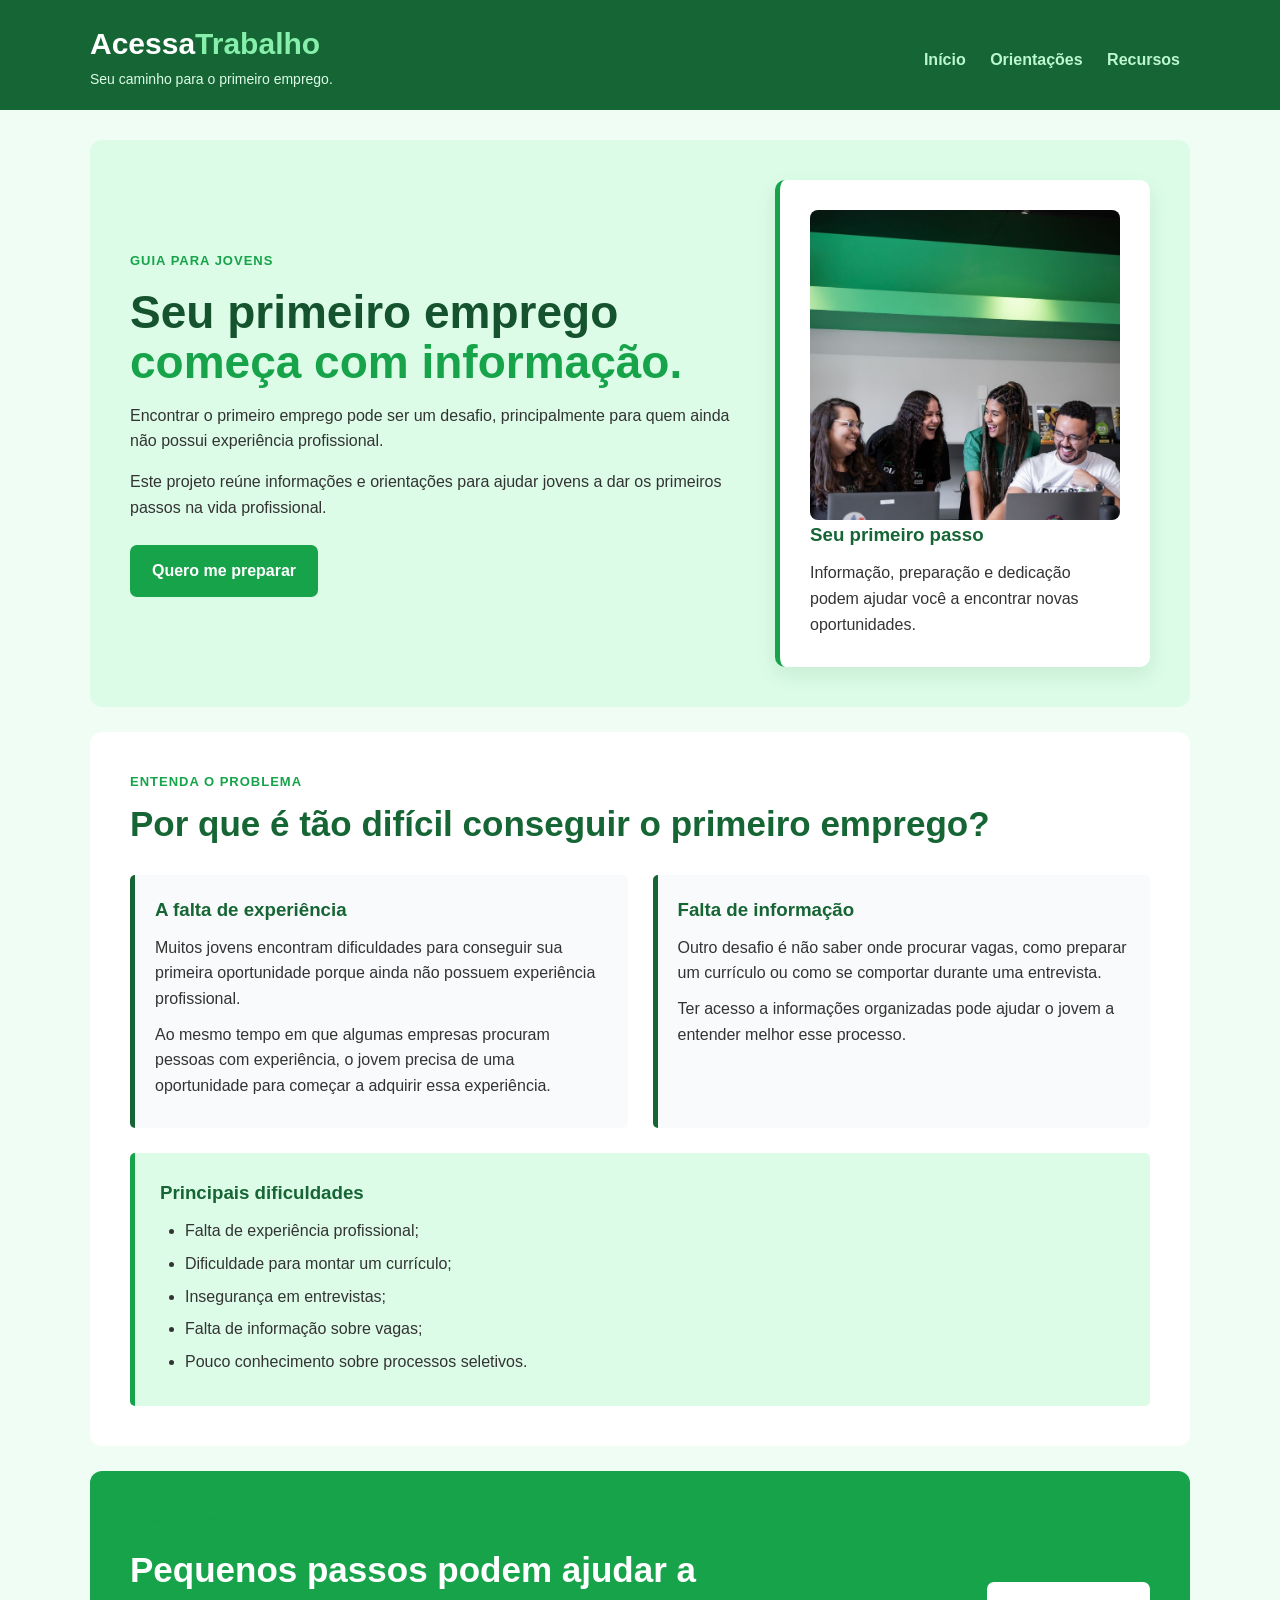
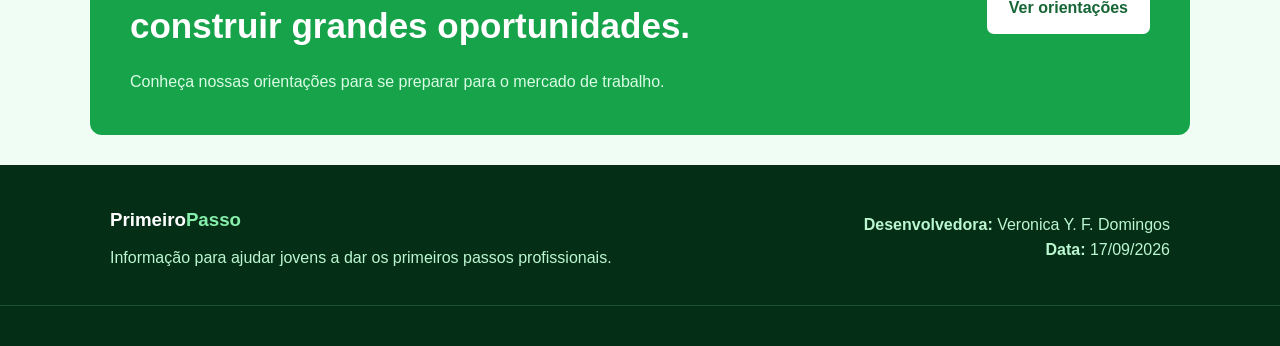
<file: index.html>
<!DOCTYPE html>
<html lang="pt-BR">

<head>
    <meta charset="UTF-8">
    <meta name="viewport" content="width=device-width, initial-scale=1.0">

    <title>Primeiro Passo | Primeiro Emprego</title>

    <link rel="stylesheet" href="style.css">
</head>

<body>

    <!-- CABEÇALHO -->

    <header>

        <div class="container topo">

            <div class="logo">
                <h1>Acessa<span>Trabalho</span></h1>
                <p>Seu caminho para o primeiro emprego.</p>
            </div>

            <nav>
                <a href="index.html">Início</a>
                <a href="orientacoes.html">Orientações</a>
                <a href="recursos.html">Recursos</a>
            </nav>

        </div>

    </header>


    <main>

        <!-- INÍCIO -->

        <section class="inicio">

            <div class="container">

                <div class="inicio-texto">

                    <p class="subtitulo">GUIA PARA JOVENS</p>

                    <h2>
                        Seu primeiro emprego
                        <span>começa com informação.</span>
                    </h2>

                    <p>
                        Encontrar o primeiro emprego pode ser um desafio,
                        principalmente para quem ainda não possui experiência
                        profissional.
                    </p>

                    <p>
                        Este projeto reúne informações e orientações para
                        ajudar jovens a dar os primeiros passos na vida
                        profissional.
                    </p>

                    <a href="orientacoes.html" class="botao">
                        Quero me preparar
                    </a>

                </div>


                <div class="inicio-destaque">

                    <img
                       src="imagensjovem-emprego.jpg.jpg"
                       alt="Jovem se preparando para conseguir o primeiro emprego"
                     >

                    <h3>Seu primeiro passo</h3>

                 <p>
                 Informação, preparação e dedicação podem ajudar
                    você a encontrar novas oportunidades.
                 </p>

                </div>


            </div>

        </section>


        <!-- PROBLEMA -->

        <section>

            <div class="titulo-secao">

                <p class="subtitulo">ENTENDA O PROBLEMA</p>

                <h2>
                    Por que é tão difícil conseguir o primeiro emprego?
                </h2>

            </div>


            <div class="container problema-conteudo">

                <article>

                    <h3>A falta de experiência</h3>

                    <p>
                        Muitos jovens encontram dificuldades para conseguir
                        sua primeira oportunidade porque ainda não possuem
                        experiência profissional.
                    </p>

                    <p>
                        Ao mesmo tempo em que algumas empresas procuram
                        pessoas com experiência, o jovem precisa de uma
                        oportunidade para começar a adquirir essa experiência.
                    </p>

                </article>


                <article>

                    <h3>Falta de informação</h3>

                    <p>
                        Outro desafio é não saber onde procurar vagas,
                        como preparar um currículo ou como se comportar
                        durante uma entrevista.
                    </p>

                    <p>
                        Ter acesso a informações organizadas pode ajudar
                        o jovem a entender melhor esse processo.
                    </p>

                </article>

            </div>


            <aside>

                <h3>Principais dificuldades</h3>

                <ul>
                    <li>Falta de experiência profissional;</li>
                    <li>Dificuldade para montar um currículo;</li>
                    <li>Insegurança em entrevistas;</li>
                    <li>Falta de informação sobre vagas;</li>
                    <li>Pouco conhecimento sobre processos seletivos.</li>
                </ul>

            </aside>

        </section>


        <!-- CHAMADA -->

        <section class="final">

            <div>

                <p class="subtitulo">COMECE AGORA</p>

                <h2>
                    Pequenos passos podem ajudar a construir
                    grandes oportunidades.
                </h2>

                <p>
                    Conheça nossas orientações para se preparar
                    para o mercado de trabalho.
                </p>

            </div>

            <a href="orientacoes.html" class="botao botao-claro">
                Ver orientações
            </a>

        </section>

    </main>


    <!-- RODAPÉ -->

    <footer>

        <div class="container rodape">

            <div>
                <h3>Primeiro<span>Passo</span></h3>

                <p>
                    Informação para ajudar jovens a dar os primeiros
                    passos profissionais.
                </p>
            </div>


            <div class="informacoes">

                <p>
                    <strong>Desenvolvedora:</strong>
                    Veronica Y. F. Domingos
                </p>

                <p>
                    <strong>Data:</strong>
                    17/09/2026
                </p>

            </div>

        </div>


        <div class="copyright">

            <p>
                
            </p>

        </div>

    </footer>

</body>

</html>
</file>
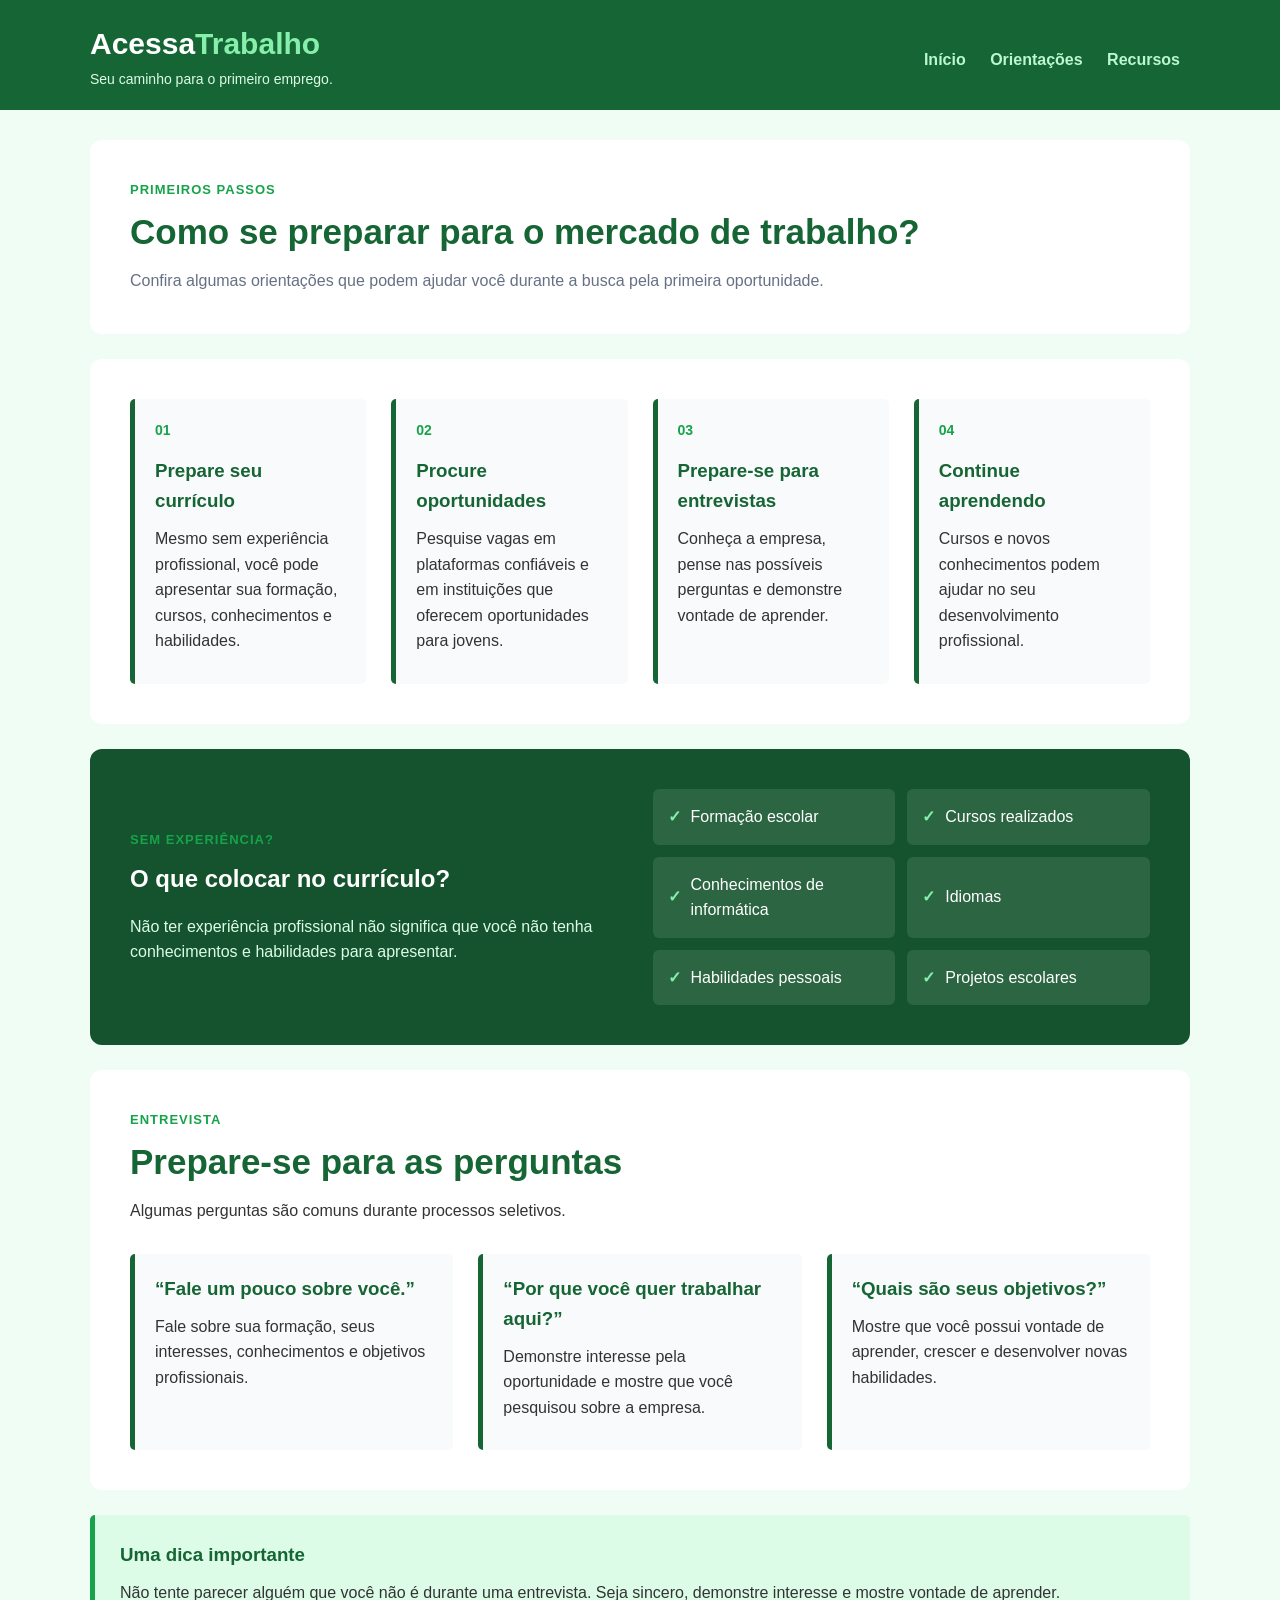
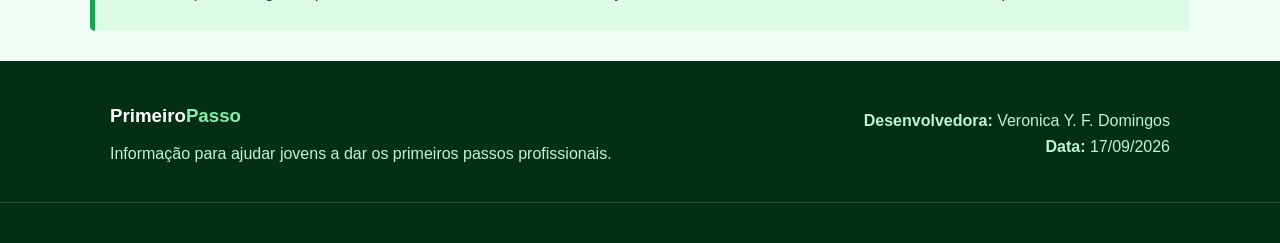
<file: orientacoes.html>
<!DOCTYPE html>
<html lang="pt-BR">

<head>
    <meta charset="UTF-8">
    <meta name="viewport" content="width=device-width, initial-scale=1.0">

    <title>Orientações | Primeiro Passo</title>

    <link rel="stylesheet" href="style.css">
</head>

<body>

    <!-- CABEÇALHO -->

    <header>

        <div class="container topo">

            <div class="logo">
                <h1>Acessa<span>Trabalho</span></h1>
                <p>Seu caminho para o primeiro emprego.</p>
            </div>

            <nav>
                <a href="index.html">Início</a>
                <a href="orientacoes.html">Orientações</a>
                <a href="recursos.html">Recursos</a>
            </nav>

        </div>

    </header>


    <main>

        <!-- TÍTULO -->

        <section class="pagina-topo">

            <p class="subtitulo">PRIMEIROS PASSOS</p>

            <h2>
                Como se preparar para o mercado de trabalho?
            </h2>

            <p>
                Confira algumas orientações que podem ajudar você
                durante a busca pela primeira oportunidade.
            </p>

        </section>


        <!-- DICAS -->

        <section>

            <div class="container cards">

                <article class="card">

                    <div class="numero">01</div>

                    <h3>Prepare seu currículo</h3>

                    <p>
                        Mesmo sem experiência profissional, você pode
                        apresentar sua formação, cursos, conhecimentos
                        e habilidades.
                    </p>

                </article>


                <article class="card">

                    <div class="numero">02</div>

                    <h3>Procure oportunidades</h3>

                    <p>
                        Pesquise vagas em plataformas confiáveis e em
                        instituições que oferecem oportunidades para jovens.
                    </p>

                </article>


                <article class="card">

                    <div class="numero">03</div>

                    <h3>Prepare-se para entrevistas</h3>

                    <p>
                        Conheça a empresa, pense nas possíveis perguntas
                        e demonstre vontade de aprender.
                    </p>

                </article>


                <article class="card">

                    <div class="numero">04</div>

                    <h3>Continue aprendendo</h3>

                    <p>
                        Cursos e novos conhecimentos podem ajudar no seu
                        desenvolvimento profissional.
                    </p>

                </article>

            </div>

        </section>


        <!-- CURRÍCULO -->

        <section class="curriculo">

            <div class="container">

                <div class="curriculo-texto">

                    <p class="subtitulo">SEM EXPERIÊNCIA?</p>

                    <h2>
                        O que colocar no currículo?
                    </h2>

                    <p>
                        Não ter experiência profissional não significa
                        que você não tenha conhecimentos e habilidades
                        para apresentar.
                    </p>

                </div>


                <div class="lista-curriculo">

                    <div class="item">
                        <span>✓</span>
                        <p>Formação escolar</p>
                    </div>

                    <div class="item">
                        <span>✓</span>
                        <p>Cursos realizados</p>
                    </div>

                    <div class="item">
                        <span>✓</span>
                        <p>Conhecimentos de informática</p>
                    </div>

                    <div class="item">
                        <span>✓</span>
                        <p>Idiomas</p>
                    </div>

                    <div class="item">
                        <span>✓</span>
                        <p>Habilidades pessoais</p>
                    </div>

                    <div class="item">
                        <span>✓</span>
                        <p>Projetos escolares</p>
                    </div>

                </div>

            </div>

        </section>


        <!-- ENTREVISTA -->

        <section>

            <div class="titulo-secao">

                <p class="subtitulo">ENTREVISTA</p>

                <h2>
                    Prepare-se para as perguntas
                </h2>

                <p>
                    Algumas perguntas são comuns durante processos seletivos.
                </p>

            </div>


            <div class="container perguntas">

                <article>

                    <h3>“Fale um pouco sobre você.”</h3>

                    <p>
                        Fale sobre sua formação, seus interesses,
                        conhecimentos e objetivos profissionais.
                    </p>

                </article>


                <article>

                    <h3>“Por que você quer trabalhar aqui?”</h3>

                    <p>
                        Demonstre interesse pela oportunidade e mostre
                        que você pesquisou sobre a empresa.
                    </p>

                </article>


                <article>

                    <h3>“Quais são seus objetivos?”</h3>

                    <p>
                        Mostre que você possui vontade de aprender,
                        crescer e desenvolver novas habilidades.
                    </p>

                </article>

            </div>

        </section>


        <!-- DICA -->

        <aside>

            <h3>Uma dica importante</h3>

            <p>
                Não tente parecer alguém que você não é durante uma
                entrevista. Seja sincero, demonstre interesse e
                mostre vontade de aprender.
            </p>

        </aside>

    </main>


    <!-- RODAPÉ -->

    <footer>

        <div class="container rodape">

            <div>
                <h3>Primeiro<span>Passo</span></h3>

                <p>
                    Informação para ajudar jovens a dar os primeiros
                    passos profissionais.
                </p>
            </div>


            <div class="informacoes">

                <p>
                    <strong>Desenvolvedora:</strong>
                    Veronica Y. F. Domingos
                </p>

                <p>
                    <strong>Data:</strong>
                    17/09/2026
                </p>

            </div>

        </div>


        <div class="copyright">

            <p>
                
            </p>

        </div>

    </footer>

</body>

</html>
</file>
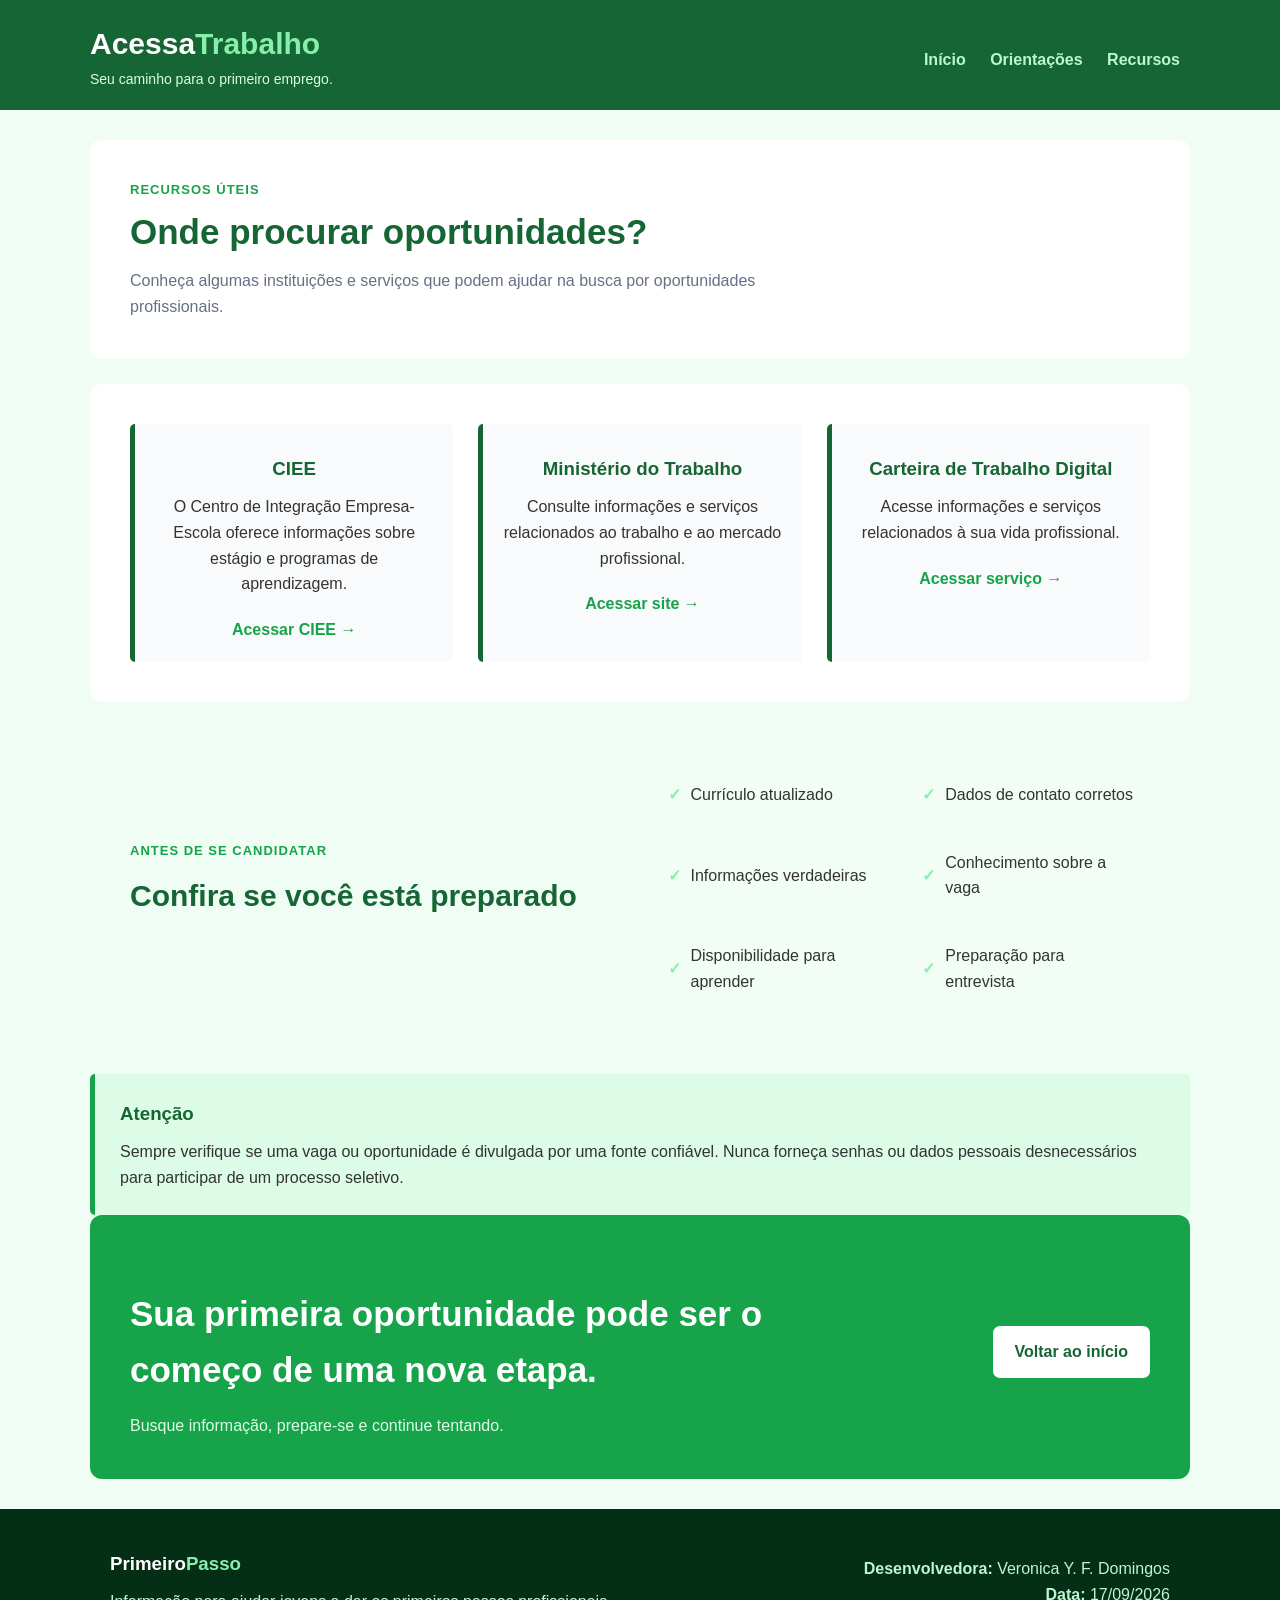
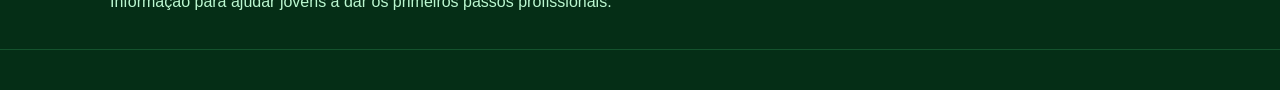
<file: recursos.html>
<!DOCTYPE html>
<html lang="pt-BR">

<head>
    <meta charset="UTF-8">
    <meta name="viewport" content="width=device-width, initial-scale=1.0">

    <title>Recursos | Primeiro Passo</title>

    <link rel="stylesheet" href="style.css">
</head>

<body>

    <!-- CABEÇALHO -->

    <header>

        <div class="container topo">

            <div class="logo">
                <h1>Acessa<span>Trabalho</span></h1>
                <p>Seu caminho para o primeiro emprego.</p>
            </div>

            <nav>
                <a href="index.html">Início</a>
                <a href="orientacoes.html">Orientações</a>
                <a href="recursos.html">Recursos</a>
            </nav>

        </div>

    </header>


    <main>

        <!-- TÍTULO -->

        <section class="pagina-topo">

            <p class="subtitulo">RECURSOS ÚTEIS</p>

            <h2>
                Onde procurar oportunidades?
            </h2>

            <p>
                Conheça algumas instituições e serviços que podem
                ajudar na busca por oportunidades profissionais.
            </p>

        </section>


        <!-- RECURSOS -->

        <section>

            <div class="container recursos-lista">


                <article class="recurso">

                    <div class="icone-recurso">
                        
                    </div>

                    <h3>CIEE</h3>

                    <p>
                        O Centro de Integração Empresa-Escola oferece
                        informações sobre estágio e programas de aprendizagem.
                    </p>

                    <a
                        href="https://portal.ciee.org.br/"
                        target="_blank"
                    >
                        Acessar CIEE →
                    </a>

                </article>


                <article class="recurso">

                    <div class="icone-recurso">
                        
                    </div>

                    <h3>Ministério do Trabalho</h3>

                    <p>
                        Consulte informações e serviços relacionados
                        ao trabalho e ao mercado profissional.
                    </p>

                    <a
                        href="https://www.gov.br/trabalho-e-emprego/pt-br"
                        target="_blank"
                    >
                        Acessar site →
                    </a>

                </article>


                <article class="recurso">

                    <div class="icone-recurso">
                        
                    </div>

                    <h3>Carteira de Trabalho Digital</h3>

                    <p>
                        Acesse informações e serviços relacionados
                        à sua vida profissional.
                    </p>

                    <a
                        href="https://www.gov.br/pt-br/temas/carteira-de-trabalho"
                        target="_blank"
                    >
                        Acessar serviço →
                    </a>

                </article>


            </div>

        </section>


        <!-- CHECKLIST -->

        <section class="checklist">

            <div class="container">

                <div class="checklist-texto">

                    <p class="subtitulo">ANTES DE SE CANDIDATAR</p>

                    <h2>
                        Confira se você está preparado
                    </h2>

                </div>


                <div class="lista-curriculo">

                    <div class="item">
                        <span>✓</span>
                        <p>Currículo atualizado</p>
                    </div>

                    <div class="item">
                        <span>✓</span>
                        <p>Dados de contato corretos</p>
                    </div>

                    <div class="item">
                        <span>✓</span>
                        <p>Informações verdadeiras</p>
                    </div>

                    <div class="item">
                        <span>✓</span>
                        <p>Conhecimento sobre a vaga</p>
                    </div>

                    <div class="item">
                        <span>✓</span>
                        <p>Disponibilidade para aprender</p>
                    </div>

                    <div class="item">
                        <span>✓</span>
                        <p>Preparação para entrevista</p>
                    </div>

                </div>

            </div>

        </section>


        <!-- AVISO -->

        <aside>

            <h3> Atenção</h3>

            <p>
                Sempre verifique se uma vaga ou oportunidade é divulgada
                por uma fonte confiável. Nunca forneça senhas ou dados
                pessoais desnecessários para participar de um processo seletivo.
            </p>

        </aside>


        <!-- CHAMADA FINAL -->

        <section class="final">

            <div>

                <p class="subtitulo">NÃO DESISTA</p>

                <h2>
                    Sua primeira oportunidade pode ser o começo
                    de uma nova etapa.
                </h2>

                <p>
                    Busque informação, prepare-se e continue tentando.
                </p>

            </div>

            <a href="index.html" class="botao botao-claro">
                Voltar ao início
            </a>

        </section>

    </main>


    <!-- RODAPÉ -->

    <footer>

        <div class="container rodape">

            <div>
                <h3>Primeiro<span>Passo</span></h3>

                <p>
                    Informação para ajudar jovens a dar os primeiros
                    passos profissionais.
                </p>
            </div>


            <div class="informacoes">

                <p>
                    <strong>Desenvolvedora:</strong>
                    Veronica Y. F. Domingos
                </p>

                <p>
                    <strong>Data:</strong>
                    17/09/2026
                </p>

            </div>

        </div>


        <div class="copyright">

            <p>
            
            </p>

        </div>

    </footer>

</body>

</html>
</file>
<file: style.css>
/*
   CONFIGURAÇÕES GERAIS*/

* {
    box-sizing: border-box;
    margin: 0;
    padding: 0;
}

body {
    font-family: Arial, Helvetica, sans-serif;
    background-color: #f0fdf4;
    color: #333;
    line-height: 1.6;
}

a {
    text-decoration: none;
}


/*
   CABEÇALHO */

header {
    background-color: #166534;
    color: #fff;
    padding: 20px;
}

.container {
    display: flex;
    align-items: center;
    justify-content: space-between;
    flex-wrap: wrap;
    gap: 25px;
}

.topo {
    max-width: 1100px;
    width: 100%;
    margin: 0 auto;
}

.logo h1 {
    color: #fff;
    font-size: 30px;
}

.logo h1 span {
    color: #86efac;
}

.logo p {
    color: #dcfce7;
    font-size: 14px;
}

nav {
    margin-top: 10px;
}

nav a {
    color: #bbf7d0;
    margin: 0 10px;
    font-weight: bold;
    transition: 0.3s;
}

nav a:hover {
    color: #fff;
}


/*
   CONTEÚDO+ TEXTO*/

main {
    width: 90%;
    max-width: 1100px;
    margin: 30px auto;
}

section {
    background-color: #fff;
    padding: 40px;
    margin-bottom: 25px;
    border-radius: 12px;
}

h2 {
    color: #166534;
    margin-bottom: 15px;
}

h3 {
    color: #166534;
    margin-bottom: 10px;
}


/*
   TÍTULOS*/

.subtitulo {
    color: #16a34a;
    font-size: 13px;
    font-weight: bold;
    letter-spacing: 1px;
    margin-bottom: 10px;
}

.titulo-secao {
    margin-bottom: 30px;
}

.titulo-secao h2,
.pagina-topo h2 {
    font-size: 35px;
    line-height: 1.2;
}

.pagina-topo p:not(.subtitulo) {
    color: #667085;
    max-width: 700px;
}


/*
   PÁGINA INICIAL
*/

.inicio {
    background-color: #dcfce7;
}

.inicio-texto {
    flex: 2;
    min-width: 280px;
}

.inicio-texto h2 {
    color: #14532d;
    font-size: 46px;
    line-height: 1.1;
}

.inicio-texto h2 span {
    display: block;
    color: #16a34a;
}

.inicio-texto p {
    max-width: 650px;
    margin-bottom: 15px;
}

.inicio-destaque {
    flex: 1;
    min-width: 250px;

    background-color: #fff;

    padding: 30px;

    border-radius: 10px;

    border-left: 5px solid #16a34a;

    box-shadow: 0 8px 20px rgba(22, 101, 52, 0.10);
}

.icone {
    font-size: 45px;
    margin-bottom: 10px;
}


/*
   BOTÕES
*/

.botao {
    display: inline-block;

    background-color: #16a34a;
    color: #fff;

    padding: 13px 22px;
    margin-top: 10px;

    border-radius: 7px;

    font-weight: bold;

    transition: 0.3s;
}

.botao:hover {
    background-color: #166534;
    transform: translateY(-3px);
}

.botao-claro {
    background-color: #fff;
    color: #166534;
}

.botao-claro:hover {
    background-color: #dcfce7;
    color: #14532d;
}


/*
   ARTIGOS
*/

article {
    background-color: #f9fafb;
    padding: 20px;

    border-left: 5px solid #166534;

    border-radius: 5px;
}

article p {
    margin-bottom: 10px;
}


/*
   PROBLEMA
 */

.problema-conteudo {
    align-items: stretch;
}

.problema-conteudo article {
    flex: 1;
    min-width: 280px;
}

aside {
    background-color: #dcfce7;

    padding: 25px;

    margin-top: 25px;

    border-left: 5px solid #16a34a;

    border-radius: 5px;
}

aside ul {
    padding-left: 25px;
}

aside li {
    margin-bottom: 7px;
}


/*
   CARDS
*/

.cards {
    align-items: stretch;
}

.card {
    flex: 1;
    min-width: 220px;

    transition: 0.3s;
}

.card:hover {
    background-color: #f0fdf4;

    transform: translateY(-5px);

    box-shadow: 0 10px 25px rgba(22, 101, 52, 0.10);
}

.numero {
    color: #16a34a;
    font-size: 14px;
    font-weight: bold;

    margin-bottom: 15px;
}


/*
   CURRÍCULO
 */

.curriculo {
    background-color: #14532d;
    color: #fff;
}

.curriculo h2 {
    color: #fff;
}

.curriculo-texto {
    flex: 1;
    min-width: 280px;
}

.curriculo-texto p:not(.subtitulo) {
    color: #dcfce7;
}

.lista-curriculo {
    flex: 1;

    display: flex;

    flex-wrap: wrap;

    gap: 12px;

    min-width: 300px;
}

.item {
    flex: 1 1 180px;

    background-color: rgba(255, 255, 255, 0.10);

    padding: 15px;

    display: flex;

    align-items: center;

    gap: 10px;

    border-radius: 6px;
}

.item span {
    color: #86efac;
    font-weight: bold;
}


/* 
   PERGUNTAS
*/

.perguntas {
    align-items: stretch;
}

.perguntas article {
    flex: 1;
    min-width: 250px;

    transition: 0.3s;
}

.perguntas article:hover {
    border-left-color: #16a34a;
    background-color: #f0fdf4;
}


/*
   RECURSOS
 */

.recursos-lista {
    align-items: stretch;
}

.recursos-lista article {
    flex: 1;
    min-width: 240px;

    transition: 0.3s;
}

.recursos-lista article:hover {
    transform: translateY(-5px);

    box-shadow: 0 10px 20px rgba(22, 101, 52, 0.10);
}

.recursos-lista a {
    display: inline-block;

    color: #16a34a;

    font-weight: bold;

    margin-top: 10px;
}

.recursos-lista a:hover {
    color: #166534;
    text-decoration: underline;
}

.recurso {
    text-align: center;
}

.icone-recurso {
    font-size: 40px;
    margin-bottom: 10px;
}


/*
   CHECKLIST
*/

.checklist {
    background-color: #f0fdf4;
}

.checklist-texto {
    flex: 1;
    min-width: 280px;
}

.checklist-texto h2 {
    font-size: 30px;
}




.final {
    background-color: #16a34a;

    color: #fff;

    display: flex;

    align-items: center;
    justify-content: space-between;

    flex-wrap: wrap;

    gap: 25px;
}

.final h2 {
    color: #fff;

    max-width: 650px;

    font-size: 35px;
}

.final p:not(.subtitulo) {
    color: #dcfce7;
}




footer {
    background-color: #052e16;
    color: #fff;

    padding-top: 40px;
}

.rodape {
    max-width: 1100px;
    margin: 0 auto;

    padding: 0 20px 35px;
}

.rodape h3 {
    color: #fff;
}

.rodape h3 span {
    color: #86efac;
}

.rodape p {
    color: #bbf7d0;
}

.informacoes {
    text-align: right;
}

.informacoes a {
    color: #86efac;
}

.informacoes a:hover {
    color: #fff;
}

.copyright {
    border-top: 1px solid #14532d;

    text-align: center;

    padding: 20px;
}

.copyright p {
    color: #86efac;
}




@media (max-width: 700px) {

    header {
        text-align: center;
    }

    .topo {
        justify-content: center;
    }

    nav {
        width: 100%;
    }

    nav a {
        display: inline-block;
        margin: 5px 7px;
    }

    main {
        width: 95%;
    }

    section {
        padding: 25px 20px;
    }

    .inicio {
        text-align: center;
    }

    .inicio-texto h2 {
        font-size: 35px;
    }

    .inicio-texto p {
        margin-left: auto;
        margin-right: auto;
    }

    .inicio-destaque {
        text-align: left;
    }

    .titulo-secao h2,
    .pagina-topo h2 {
        font-size: 29px;
    }

    .card,
    .problema-conteudo article,
    .perguntas article,
    .recursos-lista article {
        flex-basis: 100%;
    }

    .final {
        text-align: center;
        justify-content: center;
    }

    .informacoes {
        text-align: left;
    }

    /*IMAGEM*/
}
.inicio-destaque {
    overflow: hidden;
}

.inicio-destaque img {
    width: 100%;
    aspect-ratio: 1 / 1;
    object-fit: cover;
    display: block;
    border-radius: 8px;
}
</file>
